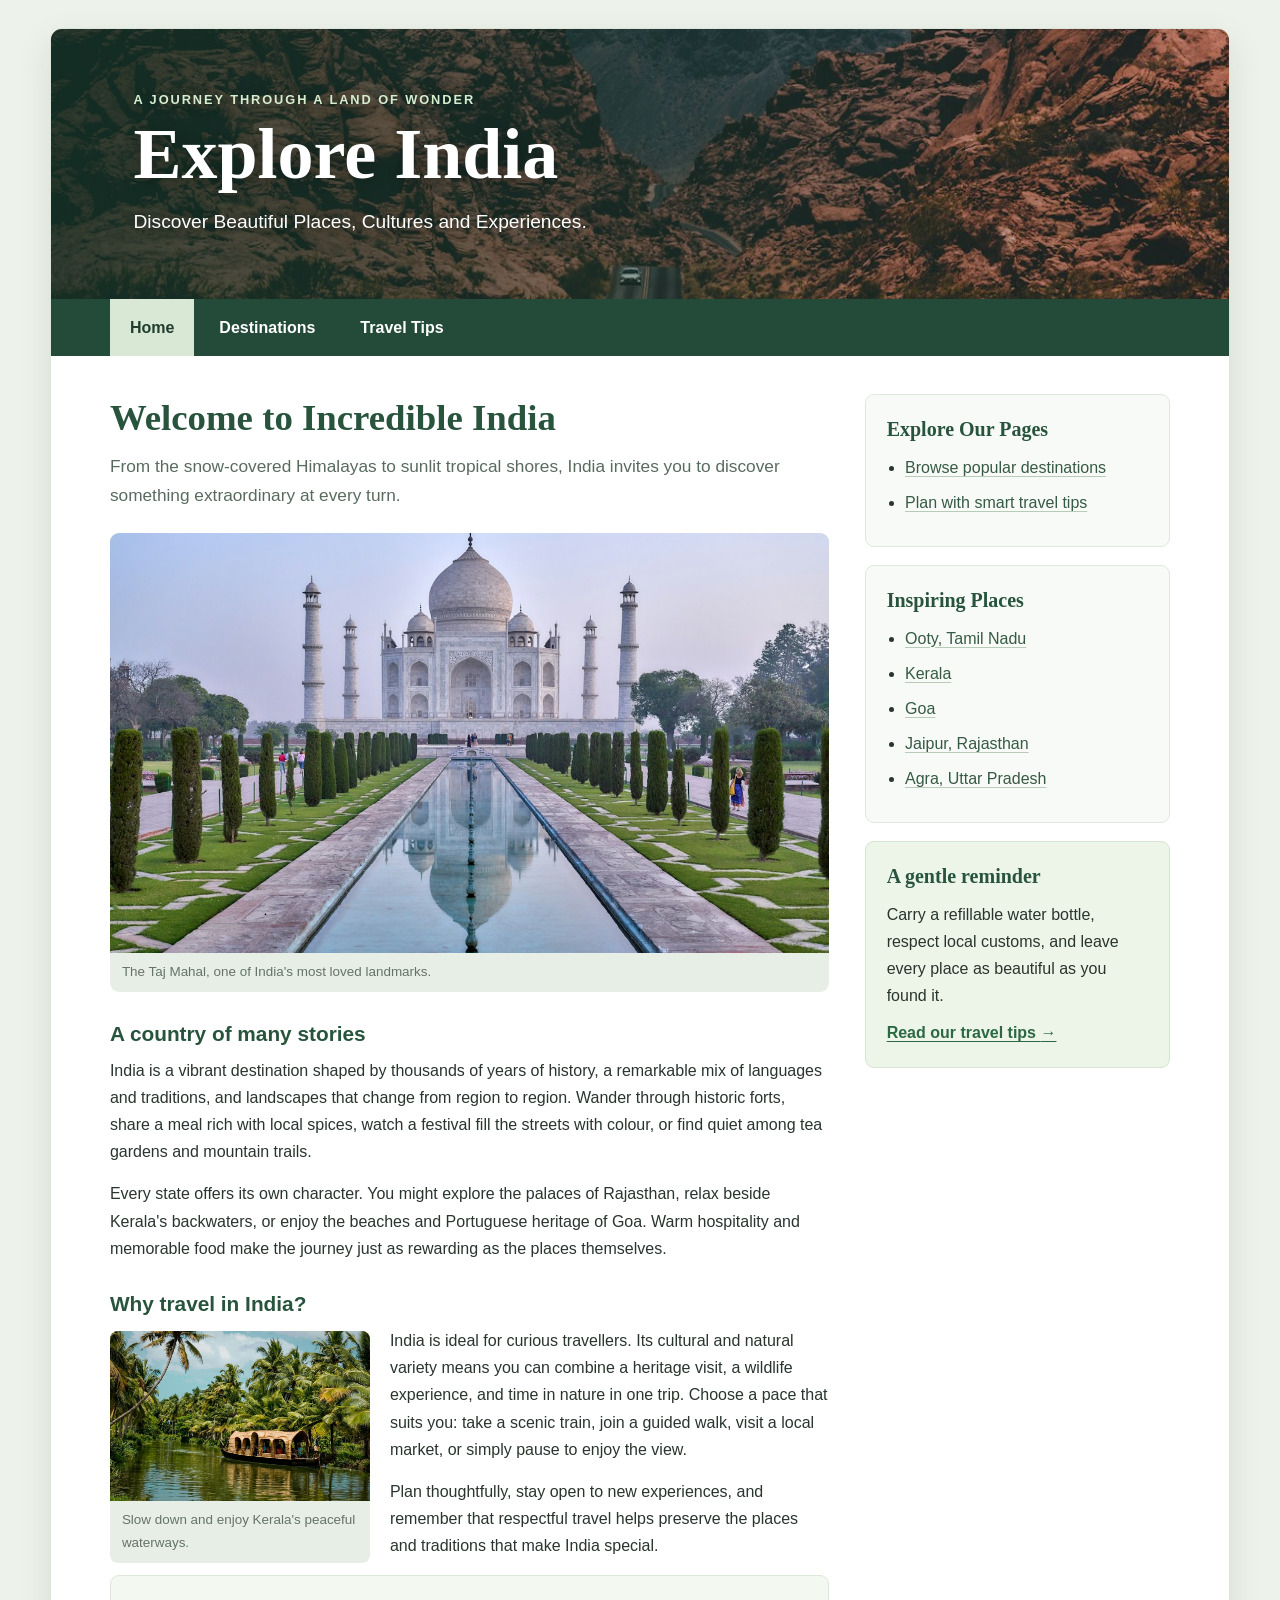
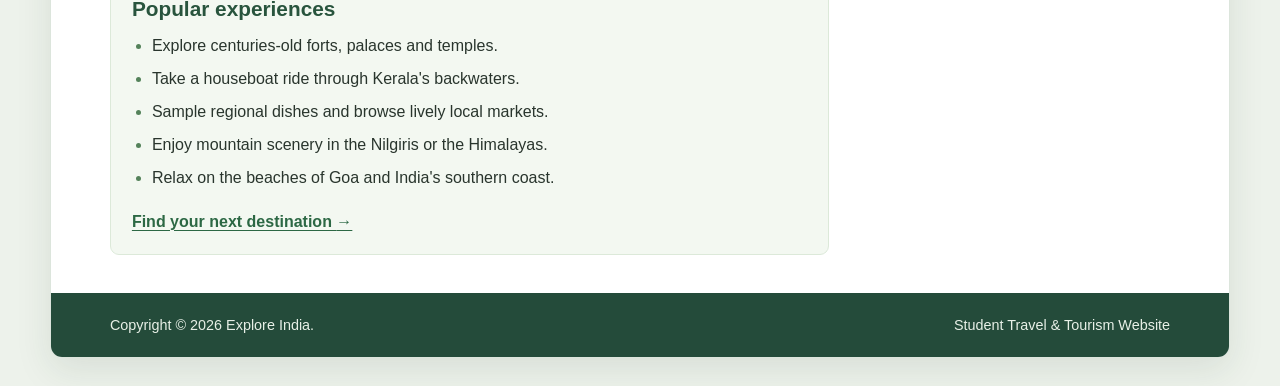
<file: index.html>
<!DOCTYPE html>
<html lang="en">
<head>
  <meta charset="UTF-8">
  <meta name="viewport" content="width=device-width, initial-scale=1.0">
  <meta name="description" content="Explore India's beautiful places, cultures and experiences with Explore India.">
  <title>Explore India | Discover the Beauty of India</title>
  <link rel="stylesheet" href="styles/normalize.css">
  <link rel="stylesheet" href="styles/main.css">
</head>
<body>
  <div class="site-container">
    <header class="site-header">
      <div class="header-copy">
        <p class="eyebrow">A journey through a land of wonder</p>
        <h1>Explore India</h1>
        <p class="tagline">Discover Beautiful Places, Cultures and Experiences.</p>
      </div>
    </header>

    <nav class="site-nav" aria-label="Main navigation">
      <ul>
        <li><a href="index.html" aria-current="page">Home</a></li>
        <li><a href="destinations.html">Destinations</a></li>
        <li><a href="travel-tips.html">Travel Tips</a></li>
      </ul>
    </nav>

    <main class="content-layout">
      <section class="main-content" aria-labelledby="welcome-heading">
        <h2 id="welcome-heading">Welcome to Incredible India</h2>
        <p class="intro">From the snow-covered Himalayas to sunlit tropical shores, India invites you to discover something extraordinary at every turn.</p>

        <figure class="hero-figure">
          <img src="images/india.jpg" alt="The Taj Mahal reflected in the water at sunrise">
          <figcaption>The Taj Mahal, one of India's most loved landmarks.</figcaption>
        </figure>

        <h3>A country of many stories</h3>
        <p>India is a vibrant destination shaped by thousands of years of history, a remarkable mix of languages and traditions, and landscapes that change from region to region. Wander through historic forts, share a meal rich with local spices, watch a festival fill the streets with colour, or find quiet among tea gardens and mountain trails.</p>
        <p>Every state offers its own character. You might explore the palaces of Rajasthan, relax beside Kerala's backwaters, or enjoy the beaches and Portuguese heritage of Goa. Warm hospitality and memorable food make the journey just as rewarding as the places themselves.</p>

        <h3>Why travel in India?</h3>
        <figure class="welcome-image">
          <img src="images/kerala.jpg" alt="A traditional houseboat cruising through Kerala's green backwaters">
          <figcaption>Slow down and enjoy Kerala's peaceful waterways.</figcaption>
        </figure>
        <p>India is ideal for curious travellers. Its cultural and natural variety means you can combine a heritage visit, a wildlife experience, and time in nature in one trip. Choose a pace that suits you: take a scenic train, join a guided walk, visit a local market, or simply pause to enjoy the view.</p>
        <p>Plan thoughtfully, stay open to new experiences, and remember that respectful travel helps preserve the places and traditions that make India special.</p>
        <div class="clearfix"></div>

        <section class="experience-panel" aria-labelledby="experiences-heading">
          <h3 id="experiences-heading">Popular experiences</h3>
          <ul class="check-list">
            <li>Explore centuries-old forts, palaces and temples.</li>
            <li>Take a houseboat ride through Kerala's backwaters.</li>
            <li>Sample regional dishes and browse lively local markets.</li>
            <li>Enjoy mountain scenery in the Nilgiris or the Himalayas.</li>
            <li>Relax on the beaches of Goa and India's southern coast.</li>
          </ul>
          <a class="text-link" href="destinations.html">Find your next destination <span aria-hidden="true">→</span></a>
        </section>
      </section>

      <aside class="sidebar">
        <section class="sidebar-card">
          <h2>Explore Our Pages</h2>
          <ul class="sidebar-links">
            <li><a href="destinations.html">Browse popular destinations</a></li>
            <li><a href="travel-tips.html">Plan with smart travel tips</a></li>
          </ul>
        </section>
        <section class="sidebar-card">
          <h2>Inspiring Places</h2>
          <ul class="destination-list">
            <li><a href="destinations.html#ooty">Ooty, Tamil Nadu</a></li>
            <li><a href="destinations.html#kerala">Kerala</a></li>
            <li><a href="destinations.html#goa">Goa</a></li>
            <li><a href="destinations.html#jaipur">Jaipur, Rajasthan</a></li>
            <li><a href="destinations.html#agra">Agra, Uttar Pradesh</a></li>
          </ul>
        </section>
        <section class="sidebar-note">
          <h2>A gentle reminder</h2>
          <p>Carry a refillable water bottle, respect local customs, and leave every place as beautiful as you found it.</p>
          <a class="text-link" href="travel-tips.html">Read our travel tips <span aria-hidden="true">→</span></a>
        </section>
      </aside>
    </main>

    <footer class="site-footer">
      <p>Copyright &copy; 2026 Explore India.</p>
      <p>Student Travel &amp; Tourism Website</p>
    </footer>
  </div>
</body>
</html>
</file>
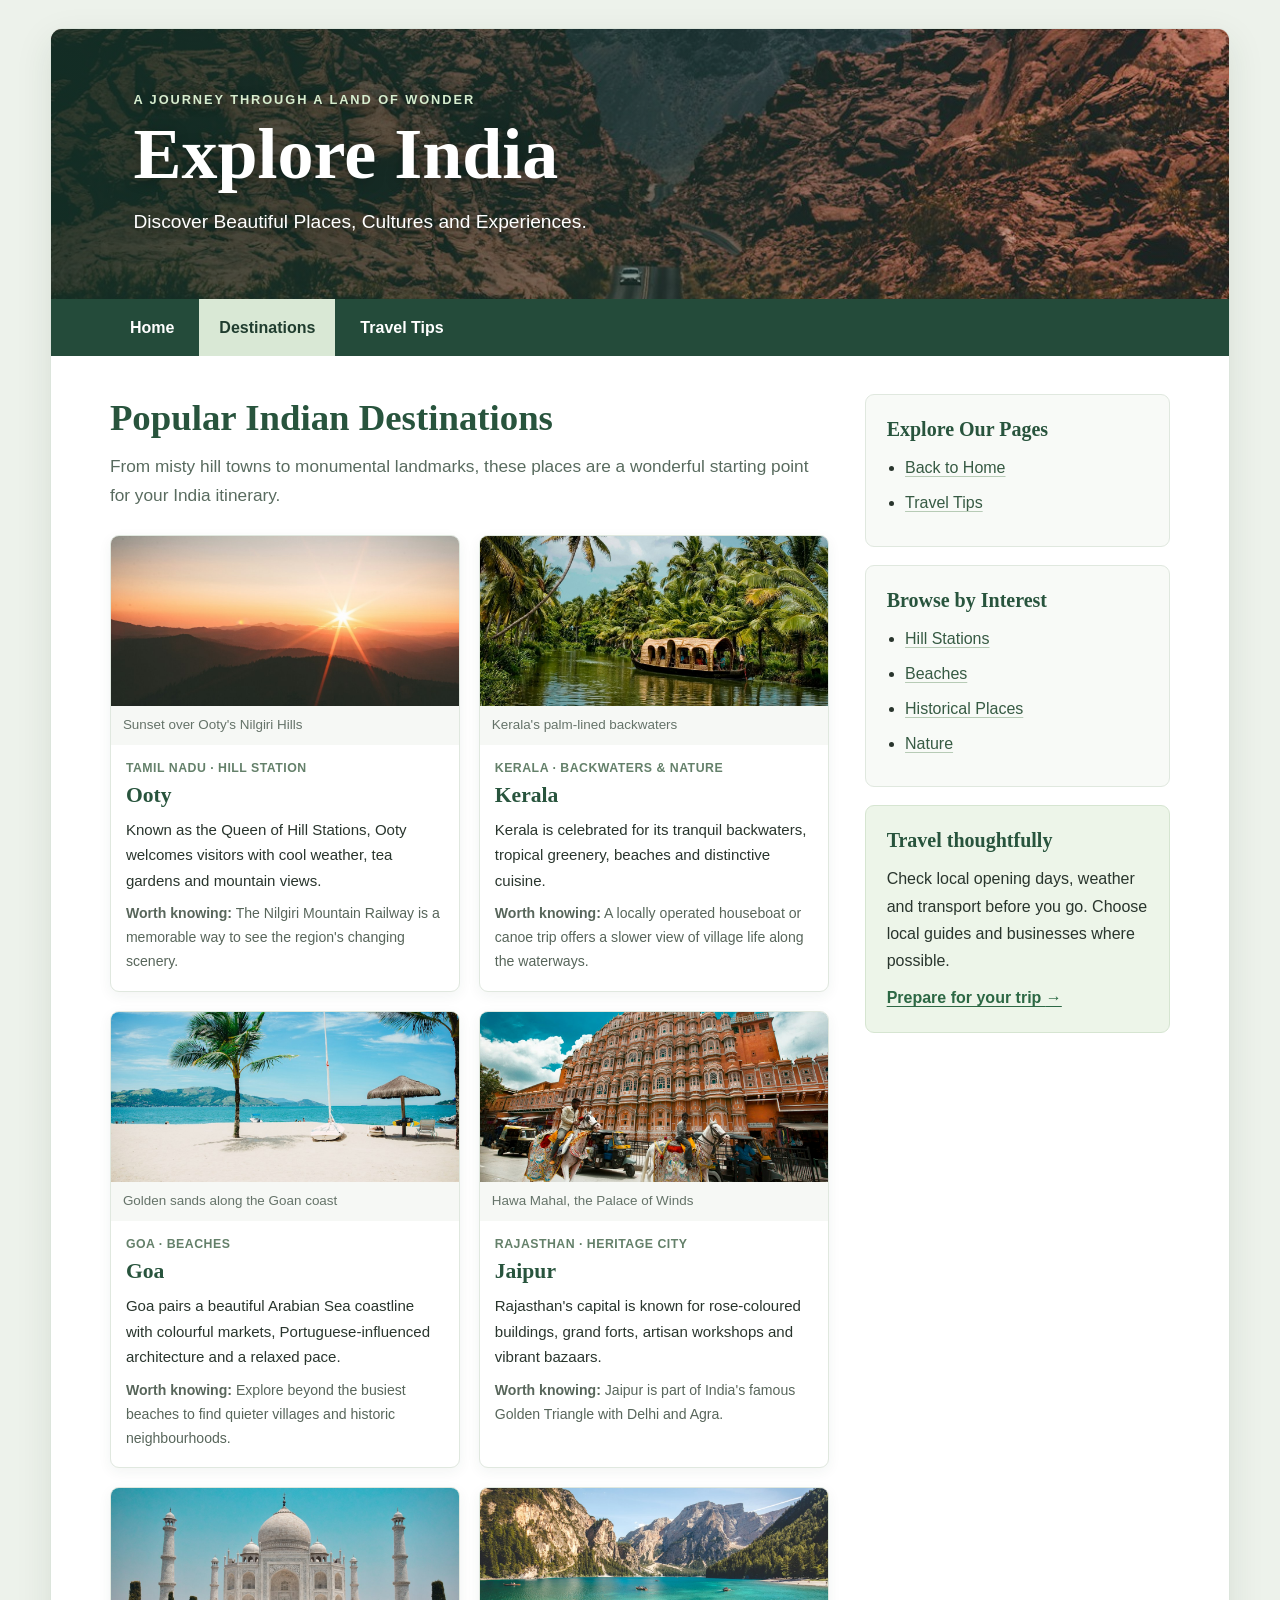
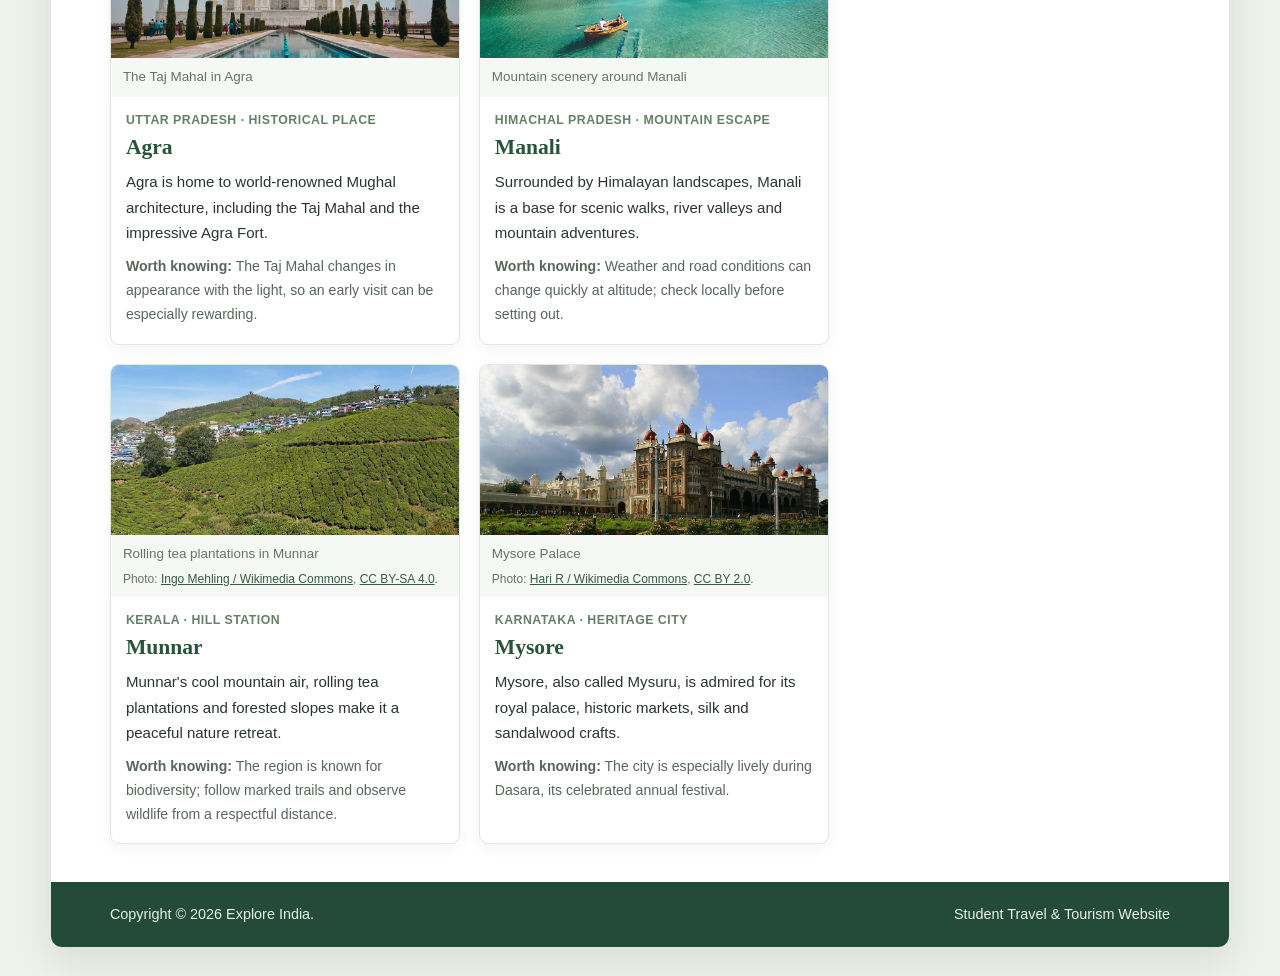
<file: destinations.html>
<!DOCTYPE html>
<html lang="en">
<head>
  <meta charset="UTF-8">
  <meta name="viewport" content="width=device-width, initial-scale=1.0">
  <meta name="description" content="Discover eight popular destinations across India, from hill stations to historic cities.">
  <title>Popular Destinations | Explore India</title>
  <link rel="stylesheet" href="styles/normalize.css">
  <link rel="stylesheet" href="styles/main.css">
</head>
<body>
  <div class="site-container">
    <header class="site-header">
      <div class="header-copy">
        <p class="eyebrow">A journey through a land of wonder</p>
        <h1>Explore India</h1>
        <p class="tagline">Discover Beautiful Places, Cultures and Experiences.</p>
      </div>
    </header>

    <nav class="site-nav" aria-label="Main navigation">
      <ul>
        <li><a href="index.html">Home</a></li>
        <li><a href="destinations.html" aria-current="page">Destinations</a></li>
        <li><a href="travel-tips.html">Travel Tips</a></li>
      </ul>
    </nav>

    <main class="content-layout">
      <section class="main-content" aria-labelledby="destinations-heading">
        <h2 id="destinations-heading">Popular Indian Destinations</h2>
        <p class="intro">From misty hill towns to monumental landmarks, these places are a wonderful starting point for your India itinerary.</p>

        <div class="destination-grid">
          <article class="destination-card" id="ooty">
            <figure><img src="images/ooty.jpg" alt="Sunset over layered hills in the Nilgiri region near Ooty"><figcaption>Sunset over Ooty's Nilgiri Hills</figcaption></figure>
            <div class="card-copy"><p class="location-label">Tamil Nadu · Hill station</p><h3>Ooty</h3><p>Known as the Queen of Hill Stations, Ooty welcomes visitors with cool weather, tea gardens and mountain views.</p><p class="fact"><strong>Worth knowing:</strong> The Nilgiri Mountain Railway is a memorable way to see the region's changing scenery.</p></div>
          </article>

          <article class="destination-card" id="kerala">
            <figure><img src="images/kerala.jpg" alt="A Kerala houseboat travelling through lush backwaters"><figcaption>Kerala's palm-lined backwaters</figcaption></figure>
            <div class="card-copy"><p class="location-label">Kerala · Backwaters &amp; nature</p><h3>Kerala</h3><p>Kerala is celebrated for its tranquil backwaters, tropical greenery, beaches and distinctive cuisine.</p><p class="fact"><strong>Worth knowing:</strong> A locally operated houseboat or canoe trip offers a slower view of village life along the waterways.</p></div>
          </article>

          <article class="destination-card" id="goa">
            <figure><img src="images/goa.jpg" alt="A palm-fringed beach on the coast of Goa"><figcaption>Golden sands along the Goan coast</figcaption></figure>
            <div class="card-copy"><p class="location-label">Goa · Beaches</p><h3>Goa</h3><p>Goa pairs a beautiful Arabian Sea coastline with colourful markets, Portuguese-influenced architecture and a relaxed pace.</p><p class="fact"><strong>Worth knowing:</strong> Explore beyond the busiest beaches to find quieter villages and historic neighbourhoods.</p></div>
          </article>

          <article class="destination-card" id="jaipur">
            <figure><img src="images/jaipur.jpg" alt="The ornate pink facade of Hawa Mahal in Jaipur"><figcaption>Hawa Mahal, the Palace of Winds</figcaption></figure>
            <div class="card-copy"><p class="location-label">Rajasthan · Heritage city</p><h3>Jaipur</h3><p>Rajasthan's capital is known for rose-coloured buildings, grand forts, artisan workshops and vibrant bazaars.</p><p class="fact"><strong>Worth knowing:</strong> Jaipur is part of India's famous Golden Triangle with Delhi and Agra.</p></div>
          </article>

          <article class="destination-card" id="agra">
            <figure><img src="images/agra.jpg" alt="The white marble dome and gardens of the Taj Mahal in Agra"><figcaption>The Taj Mahal in Agra</figcaption></figure>
            <div class="card-copy"><p class="location-label">Uttar Pradesh · Historical place</p><h3>Agra</h3><p>Agra is home to world-renowned Mughal architecture, including the Taj Mahal and the impressive Agra Fort.</p><p class="fact"><strong>Worth knowing:</strong> The Taj Mahal changes in appearance with the light, so an early visit can be especially rewarding.</p></div>
          </article>

          <article class="destination-card" id="manali">
            <figure><img src="images/manali.jpg" alt="Snow-capped Himalayan peaks and a green valley near Manali"><figcaption>Mountain scenery around Manali</figcaption></figure>
            <div class="card-copy"><p class="location-label">Himachal Pradesh · Mountain escape</p><h3>Manali</h3><p>Surrounded by Himalayan landscapes, Manali is a base for scenic walks, river valleys and mountain adventures.</p><p class="fact"><strong>Worth knowing:</strong> Weather and road conditions can change quickly at altitude; check locally before setting out.</p></div>
          </article>

          <article class="destination-card" id="munnar">
            <figure><img src="images/munnar.jpg" alt="Green tea plantations covering the hillsides of Munnar"><figcaption>Rolling tea plantations in Munnar <span class="image-credit">Photo: <a href="https://commons.wikimedia.org/wiki/File:Munnar_-_Tea_Plantations.jpg">Ingo Mehling / Wikimedia Commons</a>, <a href="https://creativecommons.org/licenses/by-sa/4.0/">CC BY-SA 4.0</a>.</span></figcaption></figure>
            <div class="card-copy"><p class="location-label">Kerala · Hill station</p><h3>Munnar</h3><p>Munnar's cool mountain air, rolling tea plantations and forested slopes make it a peaceful nature retreat.</p><p class="fact"><strong>Worth knowing:</strong> The region is known for biodiversity; follow marked trails and observe wildlife from a respectful distance.</p></div>
          </article>

          <article class="destination-card" id="mysore">
            <figure><img src="images/mysore.jpg" alt="The ornate Mysore Palace beneath a cloudy sky"><figcaption>Mysore Palace <span class="image-credit">Photo: <a href="https://commons.wikimedia.org/wiki/File:Mysore_Palace_(1).jpg">Hari R / Wikimedia Commons</a>, <a href="https://creativecommons.org/licenses/by/2.0/">CC BY 2.0</a>.</span></figcaption></figure>
            <div class="card-copy"><p class="location-label">Karnataka · Heritage city</p><h3>Mysore</h3><p>Mysore, also called Mysuru, is admired for its royal palace, historic markets, silk and sandalwood crafts.</p><p class="fact"><strong>Worth knowing:</strong> The city is especially lively during Dasara, its celebrated annual festival.</p></div>
          </article>
        </div>
      </section>

      <aside class="sidebar">
        <section class="sidebar-card">
          <h2>Explore Our Pages</h2>
          <ul class="sidebar-links">
            <li><a href="index.html">Back to Home</a></li>
            <li><a href="travel-tips.html">Travel Tips</a></li>
          </ul>
        </section>
        <section class="sidebar-card">
          <h2>Browse by Interest</h2>
          <ul class="destination-list">
            <li><a href="#ooty">Hill Stations</a></li>
            <li><a href="#goa">Beaches</a></li>
            <li><a href="#agra">Historical Places</a></li>
            <li><a href="#kerala">Nature</a></li>
          </ul>
        </section>
        <section class="sidebar-note">
          <h2>Travel thoughtfully</h2>
          <p>Check local opening days, weather and transport before you go. Choose local guides and businesses where possible.</p>
          <a class="text-link" href="travel-tips.html">Prepare for your trip <span aria-hidden="true">→</span></a>
        </section>
      </aside>
    </main>

    <footer class="site-footer">
      <p>Copyright &copy; 2026 Explore India.</p>
      <p>Student Travel &amp; Tourism Website</p>
    </footer>
  </div>
</body>
</html>
</file>
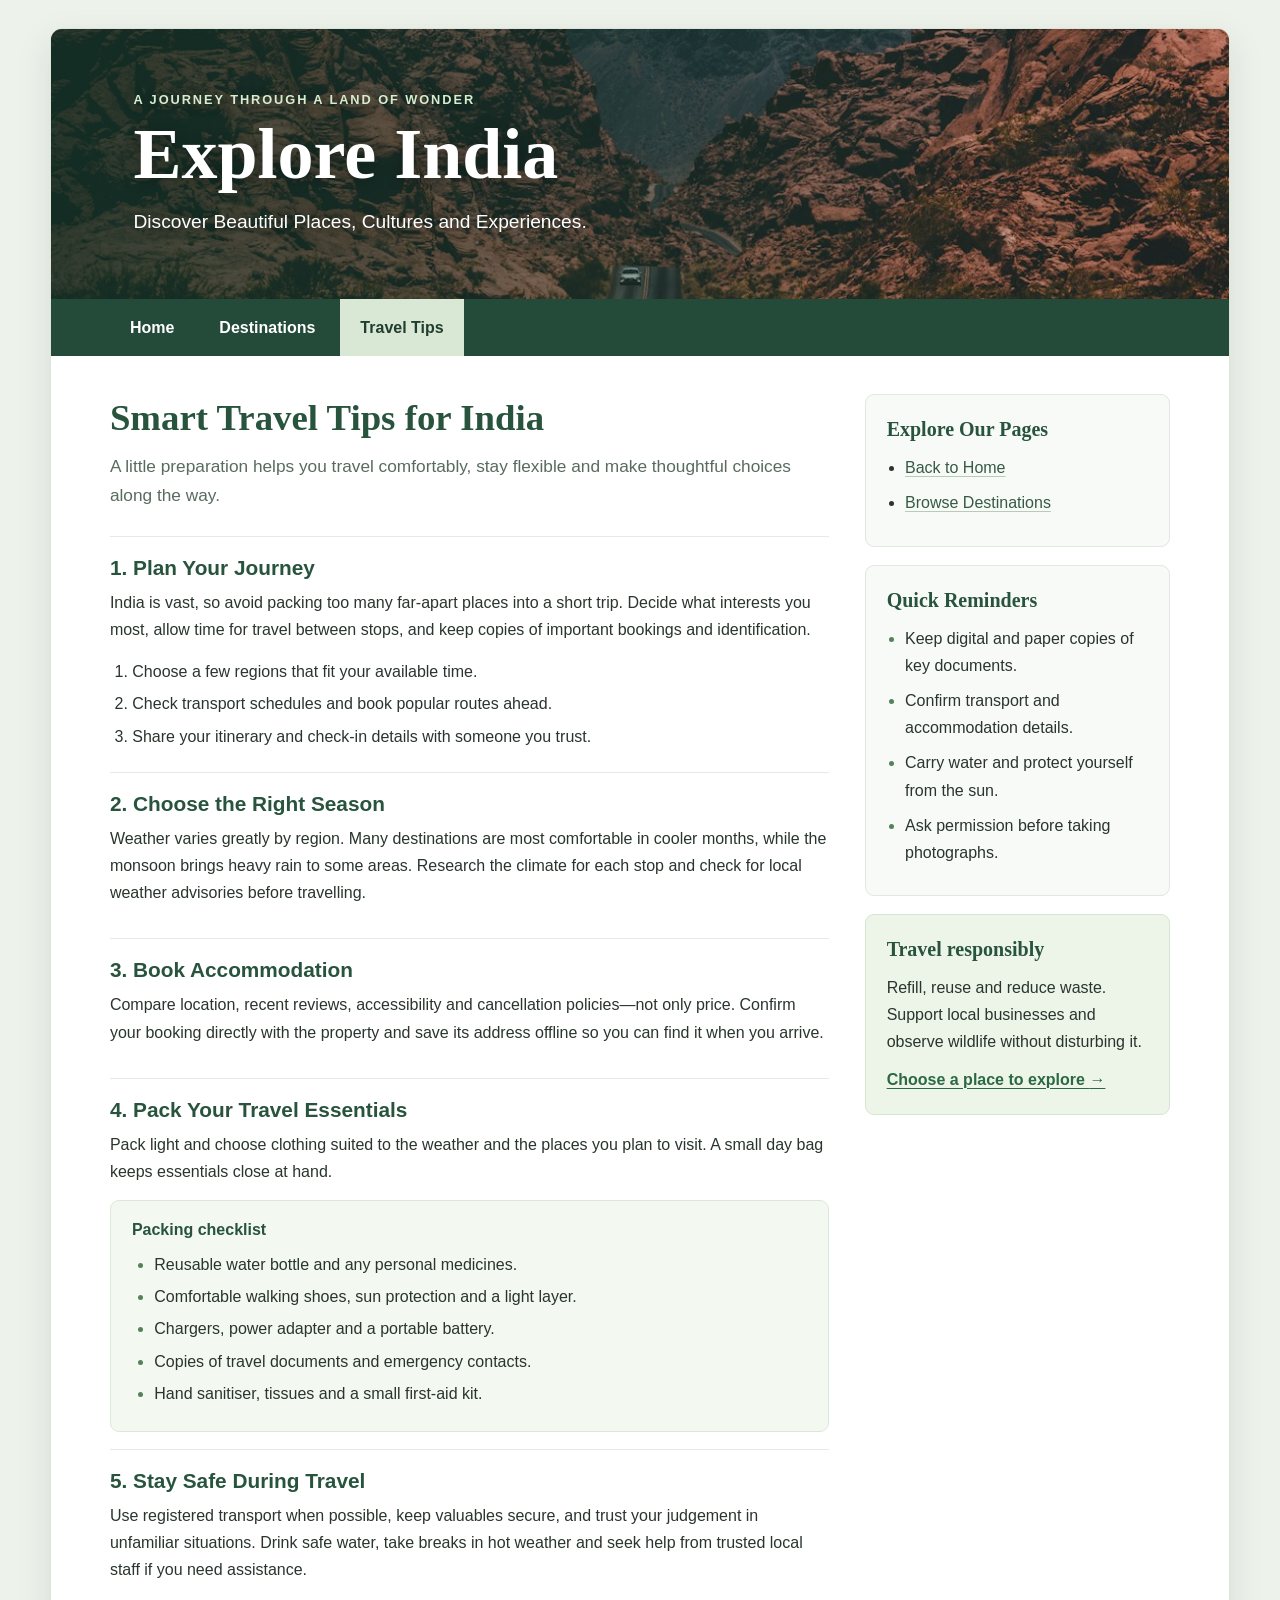
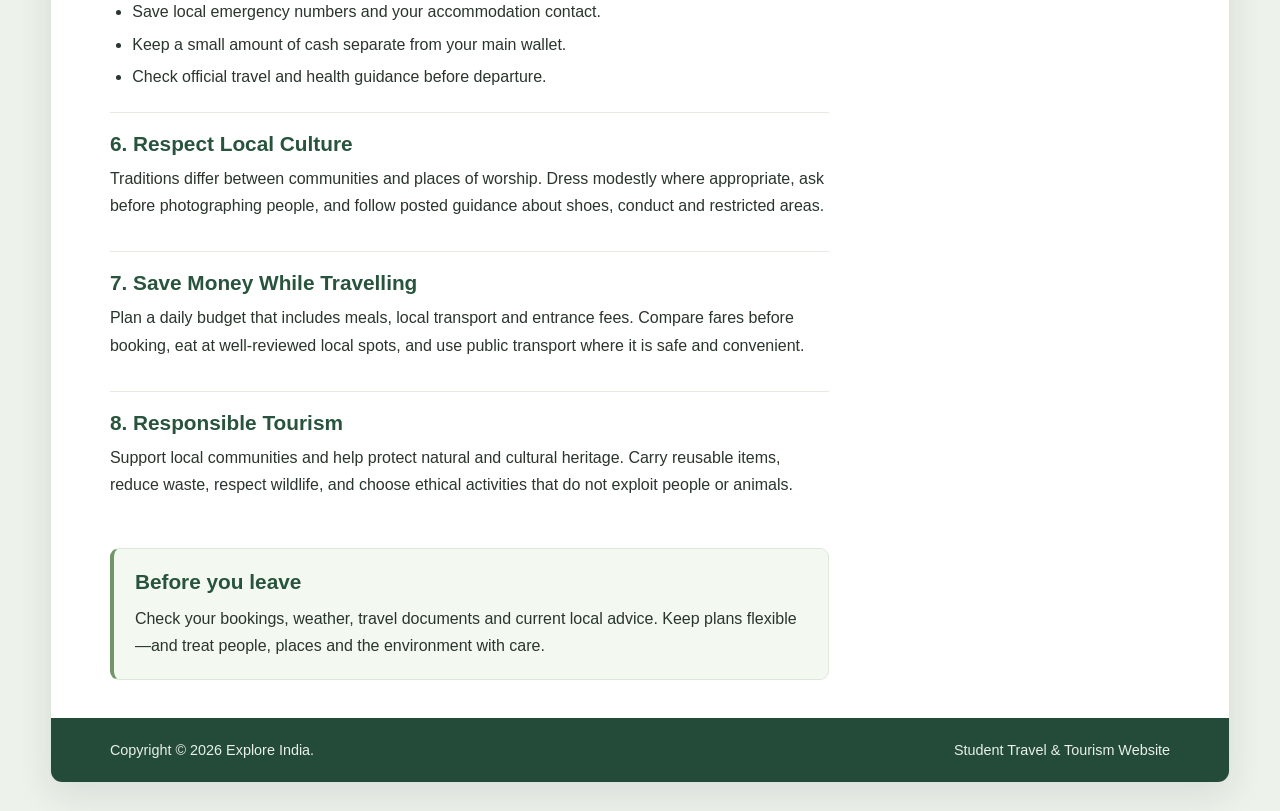
<file: travel-tips.html>
<!DOCTYPE html>
<html lang="en">
<head>
  <meta charset="UTF-8">
  <meta name="viewport" content="width=device-width, initial-scale=1.0">
  <meta name="description" content="Practical preparation, safety and responsible travel tips for exploring India.">
  <title>Smart Travel Tips | Explore India</title>
  <link rel="stylesheet" href="styles/normalize.css">
  <link rel="stylesheet" href="styles/main.css">
</head>
<body>
  <div class="site-container">
    <header class="site-header">
      <div class="header-copy">
        <p class="eyebrow">A journey through a land of wonder</p>
        <h1>Explore India</h1>
        <p class="tagline">Discover Beautiful Places, Cultures and Experiences.</p>
      </div>
    </header>

    <nav class="site-nav" aria-label="Main navigation">
      <ul>
        <li><a href="index.html">Home</a></li>
        <li><a href="destinations.html">Destinations</a></li>
        <li><a href="travel-tips.html" aria-current="page">Travel Tips</a></li>
      </ul>
    </nav>

    <main class="content-layout">
      <section class="main-content tips-content" aria-labelledby="tips-heading">
        <h2 id="tips-heading">Smart Travel Tips for India</h2>
        <p class="intro">A little preparation helps you travel comfortably, stay flexible and make thoughtful choices along the way.</p>

        <article class="tip-section">
          <h3>1. Plan Your Journey</h3>
          <p>India is vast, so avoid packing too many far-apart places into a short trip. Decide what interests you most, allow time for travel between stops, and keep copies of important bookings and identification.</p>
          <ol><li>Choose a few regions that fit your available time.</li><li>Check transport schedules and book popular routes ahead.</li><li>Share your itinerary and check-in details with someone you trust.</li></ol>
        </article>

        <article class="tip-section">
          <h3>2. Choose the Right Season</h3>
          <p>Weather varies greatly by region. Many destinations are most comfortable in cooler months, while the monsoon brings heavy rain to some areas. Research the climate for each stop and check for local weather advisories before travelling.</p>
        </article>

        <article class="tip-section">
          <h3>3. Book Accommodation</h3>
          <p>Compare location, recent reviews, accessibility and cancellation policies—not only price. Confirm your booking directly with the property and save its address offline so you can find it when you arrive.</p>
        </article>

        <article class="tip-section">
          <h3>4. Pack Your Travel Essentials</h3>
          <p>Pack light and choose clothing suited to the weather and the places you plan to visit. A small day bag keeps essentials close at hand.</p>
          <div class="checklist-box">
            <h4>Packing checklist</h4>
            <ul class="check-list">
              <li>Reusable water bottle and any personal medicines.</li>
              <li>Comfortable walking shoes, sun protection and a light layer.</li>
              <li>Chargers, power adapter and a portable battery.</li>
              <li>Copies of travel documents and emergency contacts.</li>
              <li>Hand sanitiser, tissues and a small first-aid kit.</li>
            </ul>
          </div>
        </article>

        <article class="tip-section">
          <h3>5. Stay Safe During Travel</h3>
          <p>Use registered transport when possible, keep valuables secure, and trust your judgement in unfamiliar situations. Drink safe water, take breaks in hot weather and seek help from trusted local staff if you need assistance.</p>
          <ul><li>Save local emergency numbers and your accommodation contact.</li><li>Keep a small amount of cash separate from your main wallet.</li><li>Check official travel and health guidance before departure.</li></ul>
        </article>

        <article class="tip-section">
          <h3>6. Respect Local Culture</h3>
          <p>Traditions differ between communities and places of worship. Dress modestly where appropriate, ask before photographing people, and follow posted guidance about shoes, conduct and restricted areas.</p>
        </article>

        <article class="tip-section">
          <h3>7. Save Money While Travelling</h3>
          <p>Plan a daily budget that includes meals, local transport and entrance fees. Compare fares before booking, eat at well-reviewed local spots, and use public transport where it is safe and convenient.</p>
        </article>

        <article class="tip-section">
          <h3>8. Responsible Tourism</h3>
          <p>Support local communities and help protect natural and cultural heritage. Carry reusable items, reduce waste, respect wildlife, and choose ethical activities that do not exploit people or animals.</p>
        </article>

        <section class="important-reminder">
          <h3>Before you leave</h3>
          <p>Check your bookings, weather, travel documents and current local advice. Keep plans flexible—and treat people, places and the environment with care.</p>
        </section>
      </section>

      <aside class="sidebar">
        <section class="sidebar-card">
          <h2>Explore Our Pages</h2>
          <ul class="sidebar-links">
            <li><a href="index.html">Back to Home</a></li>
            <li><a href="destinations.html">Browse Destinations</a></li>
          </ul>
        </section>
        <section class="sidebar-card">
          <h2>Quick Reminders</h2>
          <ul class="check-list">
            <li>Keep digital and paper copies of key documents.</li>
            <li>Confirm transport and accommodation details.</li>
            <li>Carry water and protect yourself from the sun.</li>
            <li>Ask permission before taking photographs.</li>
          </ul>
        </section>
        <section class="sidebar-note">
          <h2>Travel responsibly</h2>
          <p>Refill, reuse and reduce waste. Support local businesses and observe wildlife without disturbing it.</p>
          <a class="text-link" href="destinations.html">Choose a place to explore <span aria-hidden="true">→</span></a>
        </section>
      </aside>
    </main>

    <footer class="site-footer">
      <p>Copyright &copy; 2026 Explore India.</p>
      <p>Student Travel &amp; Tourism Website</p>
    </footer>
  </div>
</body>
</html>
</file>
<file: styles/main.css>
/* Shared styles for the Explore India website. */
* {
  box-sizing: border-box;
}

body {
  background: #edf2eb;
  color: #29352d;
  font-family: Arial, Helvetica, sans-serif;
  font-size: 16px;
  line-height: 1.7;
}

.site-container {
  width: 100%;
  max-width: 1180px;
  margin: 28px auto;
  overflow: hidden;
  background: #fff;
  border: 1px solid #dce5dc;
  border-radius: 12px;
  box-shadow: 0 12px 36px rgba(34, 57, 39, 0.1);
}

.site-header {
  display: flex;
  min-height: 270px;
  align-items: center;
  padding: 38px 7%;
  color: #fff;
  background-color: #315746;
  background-image: linear-gradient(90deg, rgba(17, 47, 37, 0.82), rgba(17, 47, 37, 0.08)), url("../images/banner.jpg");
  background-position: center 48%;
  background-size: cover;
}

.header-copy {
  max-width: 690px;
  text-shadow: 0 2px 14px rgba(0, 0, 0, 0.3);
}

.eyebrow {
  margin: 0 0 5px;
  color: #d7edcf;
  font-size: 0.8rem;
  font-weight: 700;
  letter-spacing: 0.15em;
  text-transform: uppercase;
}

.site-header h1 {
  margin: 0;
  font-family: Georgia, "Times New Roman", serif;
  font-size: clamp(2.7rem, 6vw, 4.5rem);
  line-height: 1.08;
}

.tagline {
  margin: 12px 0 0;
  font-size: clamp(1rem, 2vw, 1.2rem);
}

.site-nav {
  background: #244b3a;
}

.site-nav ul {
  display: flex;
  flex-wrap: wrap;
  gap: 5px;
  max-width: 1180px;
  margin: 0 auto;
  padding: 0 5%;
  list-style: none;
}

.site-nav a {
  display: block;
  padding: 15px 20px;
  color: #fff;
  font-weight: 700;
  text-decoration: none;
  transition: background-color 180ms ease, color 180ms ease;
}

.site-nav a:hover,
.site-nav a:focus-visible,
.site-nav a[aria-current="page"] {
  color: #203d2f;
  background: #d9e8d5;
  outline: none;
}

.content-layout {
  display: grid;
  grid-template-columns: minmax(0, 2fr) minmax(230px, 0.85fr);
  gap: 36px;
  padding: 38px 5%;
  align-items: start;
}

.main-content,
.sidebar {
  min-width: 0;
}

h2,
h3,
h4 {
  color: #28543d;
  line-height: 1.3;
}

.main-content > h2 {
  margin: 0 0 10px;
  font-family: Georgia, "Times New Roman", serif;
  font-size: clamp(1.8rem, 3vw, 2.3rem);
}

.main-content h3 {
  margin: 28px 0 10px;
  font-size: 1.3rem;
}

.main-content p {
  margin: 0 0 15px;
}

.intro {
  margin-bottom: 22px !important;
  color: #596b5f;
  font-size: 1.08rem;
}

figure {
  margin: 0;
}

img {
  display: block;
  max-width: 100%;
}

.hero-figure {
  margin: 22px 0 27px;
  overflow: hidden;
  border-radius: 9px;
  background: #e7eee6;
}

.hero-figure img {
  width: 100%;
  max-height: 420px;
  object-fit: cover;
}

figcaption {
  padding: 8px 12px;
  color: #657369;
  font-size: 0.84rem;
}

.image-credit {
  display: block;
  margin-top: 3px;
  font-size: 0.75rem;
}

.image-credit a {
  color: #365a43;
}

/* Floated image demonstrates text wrapping around an image. */
.welcome-image {
  float: left;
  width: min(42%, 260px);
  margin: 4px 20px 12px 0;
  overflow: hidden;
  border-radius: 8px;
  background: #e7eee6;
}

.welcome-image img {
  width: 100%;
  height: 170px;
  object-fit: cover;
}

.clearfix {
  clear: both;
}

.experience-panel,
.checklist-box,
.important-reminder {
  padding: 19px 21px;
  border: 1px solid #dce9d9;
  border-radius: 9px;
  background: #f3f8f1;
}

.experience-panel h3,
.checklist-box h4,
.important-reminder h3 {
  margin: 0 0 10px;
}

.check-list {
  margin: 0;
  padding-left: 1.25rem;
}

.check-list li {
  margin: 6px 0;
}

.check-list li::marker {
  color: #54825a;
}

.text-link {
  display: inline-block;
  margin-top: 10px;
  color: #2c6844;
  font-weight: 700;
  text-decoration-thickness: 1px;
  text-underline-offset: 3px;
}

.text-link:hover,
.text-link:focus-visible {
  color: #183c2a;
}

.sidebar {
  display: grid;
  gap: 18px;
}

.sidebar-card,
.sidebar-note {
  padding: 21px;
  border: 1px solid #e0e8df;
  border-radius: 9px;
  background: #f8faf7;
}

.sidebar-card h2,
.sidebar-note h2 {
  margin: 0 0 12px;
  font-family: Georgia, "Times New Roman", serif;
  font-size: 1.25rem;
}

.sidebar-card ul {
  margin: 0;
  padding-left: 1.15rem;
}

.sidebar-card li {
  margin: 8px 0;
}

.sidebar-links a,
.destination-list a {
  color: #365a43;
  text-decoration-color: #b7cbb6;
  text-underline-offset: 3px;
}

.sidebar-links a:hover,
.destination-list a:hover,
.sidebar-links a:focus-visible,
.destination-list a:focus-visible {
  color: #173c29;
  text-decoration-color: currentColor;
}

.sidebar-note {
  border-color: #d6e5d1;
  background: #edf5e9;
}

.sidebar-note p {
  margin: 0;
}

.destination-grid {
  display: grid;
  grid-template-columns: repeat(2, minmax(0, 1fr));
  gap: 19px;
  margin-top: 24px;
}

.destination-card {
  overflow: hidden;
  border: 1px solid #e0e8df;
  border-radius: 9px;
  background: #fff;
  box-shadow: 0 4px 14px rgba(37, 67, 45, 0.06);
  transition: transform 180ms ease, box-shadow 180ms ease;
}

.destination-card:hover {
  transform: translateY(-3px);
  box-shadow: 0 9px 22px rgba(37, 67, 45, 0.12);
}

.destination-card figure img {
  width: 100%;
  height: 170px;
  object-fit: cover;
}

.destination-card figcaption {
  background: #f6f8f5;
}

.card-copy {
  padding: 13px 15px 17px;
}

.card-copy h3 {
  margin: 2px 0 8px;
  font-family: Georgia, "Times New Roman", serif;
  font-size: 1.35rem;
}

.card-copy p {
  margin: 0 0 9px;
  font-size: 0.94rem;
}

.card-copy .location-label {
  margin: 0;
  color: #64806a;
  font-size: 0.77rem;
  font-weight: 700;
  letter-spacing: 0.04em;
  text-transform: uppercase;
}

.card-copy .fact {
  margin-bottom: 0;
  color: #58665b;
  font-size: 0.88rem;
}

.tips-content > .intro {
  margin-bottom: 25px !important;
}

.tip-section {
  padding: 17px 0;
  border-top: 1px solid #e5ebe3;
}

.tip-section h3 {
  margin: 0 0 8px;
}

.tip-section ol,
.tip-section ul {
  margin: 8px 0 0;
  padding-left: 1.4rem;
}

.tip-section li {
  margin: 5px 0;
}

.checklist-box {
  margin-top: 14px;
}

.important-reminder {
  margin-top: 18px;
  border-left: 4px solid #71966a;
}

.important-reminder p {
  margin: 0;
}

.site-footer {
  display: flex;
  justify-content: space-between;
  gap: 12px;
  padding: 20px 5%;
  color: #e8f0e7;
  background: #244b3a;
  font-size: 0.9rem;
}

.site-footer p {
  margin: 0;
}

@media (max-width: 760px) {
  .site-container {
    margin: 0 auto;
    border: 0;
    border-radius: 0;
  }

  .site-header {
    min-height: 230px;
    padding: 32px 6%;
  }

  .content-layout {
    grid-template-columns: minmax(0, 1.7fr) minmax(205px, 0.9fr);
    gap: 24px;
    padding: 30px 4%;
  }

  .sidebar-card,
  .sidebar-note {
    padding: 17px;
  }

  .destination-grid {
    gap: 14px;
  }
}

@media (max-width: 620px) {
  body {
    font-size: 15px;
  }

  .site-header {
    min-height: 215px;
    background-position: center;
  }

  .site-nav ul {
    justify-content: center;
    padding: 0 10px;
  }

  .site-nav a {
    padding: 13px 14px;
  }

  .content-layout {
    grid-template-columns: 1fr;
    gap: 28px;
    padding: 27px 5%;
  }

  .sidebar {
    grid-template-columns: repeat(2, minmax(0, 1fr));
  }

  .sidebar-note {
    grid-column: 1 / -1;
  }

  .destination-grid {
    grid-template-columns: 1fr;
  }

  .destination-card figure img {
    height: 210px;
  }
}

@media (max-width: 420px) {
  .site-nav ul {
    gap: 0;
  }

  .site-nav a {
    padding: 12px 10px;
    font-size: 0.92rem;
  }

  .welcome-image {
    float: none;
    width: 100%;
    margin: 0 0 14px;
  }

  .welcome-image img {
    height: 210px;
  }

  .sidebar {
    grid-template-columns: 1fr;
  }

  .sidebar-note {
    grid-column: auto;
  }

  .site-footer {
    flex-direction: column;
  }
}

@media (prefers-reduced-motion: reduce) {
  *,
  *::before,
  *::after {
    scroll-behavior: auto !important;
    transition-duration: 0.01ms !important;
  }
}
</file>
